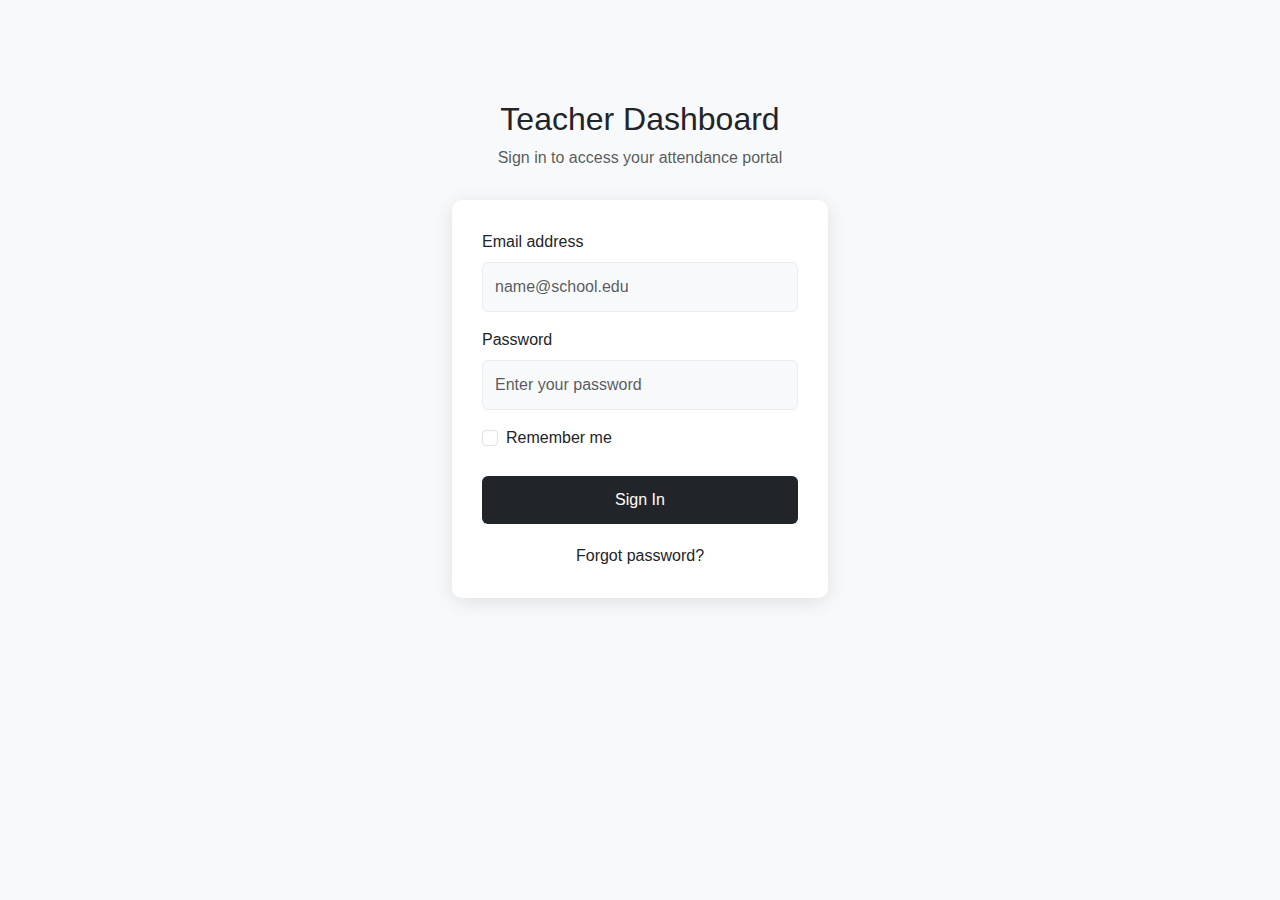
<file: admin_login.html>
<!DOCTYPE html>
<html lang="en">
<head>
    <meta charset="UTF-8">
    <meta name="viewport" content="width=device-width, initial-scale=1.0">
    <title>Teacher Dashboard - Login</title>
    <link href="https://cdnjs.cloudflare.com/ajax/libs/bootstrap/5.3.0/css/bootstrap.min.css" rel="stylesheet">
    <link rel="stylesheet" href="https://cdnjs.cloudflare.com/ajax/libs/font-awesome/6.4.0/css/all.min.css">
    <style>
        :root {
            --primary: #212529;
            --secondary: #f8f9fa;
            --accent: #6c757d;
        }

        body {
            background-color: var(--secondary);
            font-family: 'Inter', sans-serif;
        }

        .login-container {
            max-width: 400px;
            margin: 100px auto;
        }

        .login-header {
            text-align: center;
            margin-bottom: 30px;
        }

        .login-header img {
            width: 80px;
            margin-bottom: 20px;
        }

        .login-card {
            background-color: white;
            border-radius: 10px;
            box-shadow: 0 4px 20px rgba(0, 0, 0, 0.1);
            padding: 30px;
        }

        .login-form .form-control {
            background-color: #f8f9fa;
            border: 1px solid #e9ecef;
            padding: 12px;
            margin-bottom: 15px;
        }

        .login-btn {
            background-color: var(--primary);
            border: none;
            padding: 12px;
            width: 100%;
            font-weight: 500;
            margin-top: 10px;
        }

        .login-btn:hover {
            background-color: #000;
        }

        .forgot-password {
            text-align: center;
            margin-top: 20px;
            color: var(--accent);
        }

        .forgot-password a {
            color: var(--primary);
            text-decoration: none;
        }

        .forgot-password a:hover {
            text-decoration: underline;
        }
    </style>
</head>
<body>
<div class="container login-container">
    <div class="login-header">
        <h2>Teacher Dashboard</h2>
        <p class="text-muted">Sign in to access your attendance portal</p>
    </div>

    <div class="login-card">
        <form class="login-form" id="loginForm">
            <div class="mb-3">
                <label for="email" class="form-label">Email address</label>
                <input type="email" class="form-control" id="email" placeholder="name@school.edu" required>
            </div>

            <div class="mb-3">
                <label for="password" class="form-label">Password</label>
                <input type="password" class="form-control" id="password" placeholder="Enter your password" required>
            </div>

            <div class="form-check mb-3">
                <input class="form-check-input" type="checkbox" id="rememberMe">
                <label class="form-check-label" for="rememberMe">
                    Remember me
                </label>
            </div>

            <button type="submit" class="btn btn-primary login-btn">Sign In</button>
        </form>

        <div class="forgot-password">
            <a href="#" id="forgotPasswordLink">Forgot password?</a>
        </div>
    </div>
</div>

<!-- Reset Password Modal -->
<div class="modal fade" id="resetPasswordModal" tabindex="-1" aria-labelledby="resetPasswordModalLabel" aria-hidden="true">
    <div class="modal-dialog">
        <div class="modal-content">
            <div class="modal-header">
                <h5 class="modal-title" id="resetPasswordModalLabel">Reset Password</h5>
                <button type="button" class="btn-close" data-bs-dismiss="modal" aria-label="Close"></button>
            </div>
            <div class="modal-body">
                <form id="resetPasswordForm">
                    <div class="mb-3">
                        <label for="resetEmail" class="form-label">Email address</label>
                        <input type="email" class="form-control" id="resetEmail" placeholder="Enter your email" required>
                    </div>
                    <div class="d-grid">
                        <button type="submit" class="btn btn-primary">Send Reset Link</button>
                    </div>
                </form>
            </div>
        </div>
    </div>
</div>

<script src="https://cdnjs.cloudflare.com/ajax/libs/bootstrap/5.3.0/js/bootstrap.bundle.min.js"></script>
<script>
    document.addEventListener('DOMContentLoaded', function() {
        // Login form submission
        document.getElementById('loginForm').addEventListener('submit', function(e) {
            e.preventDefault();
            const email = document.getElementById('email').value;
            const password = document.getElementById('password').value;

            // In a real application, you would send this to your server
            console.log('Login attempt:', email);

            // For demo purposes, we'll just redirect to the dashboard
            window.location.href = 'dashboard.html';
        });

        // Forgot password link
        document.getElementById('forgotPasswordLink').addEventListener('click', function(e) {
            e.preventDefault();
            const resetModal = new bootstrap.Modal(document.getElementById('resetPasswordModal'));
            resetModal.show();
        });

        // Reset password form submission
        document.getElementById('resetPasswordForm').addEventListener('submit', function(e) {
            e.preventDefault();
            const email = document.getElementById('resetEmail').value;

            // In a real application, you would send this to your server
            console.log('Password reset requested for:', email);

            // For demo purposes, we'll just show an alert
            alert('Password reset link has been sent to your email.');

            // Close the modal
            const resetModal = bootstrap.Modal.getInstance(document.getElementById('resetPasswordModal'));
            resetModal.hide();
        });
    });
</script>
</body>
</html>
</file>
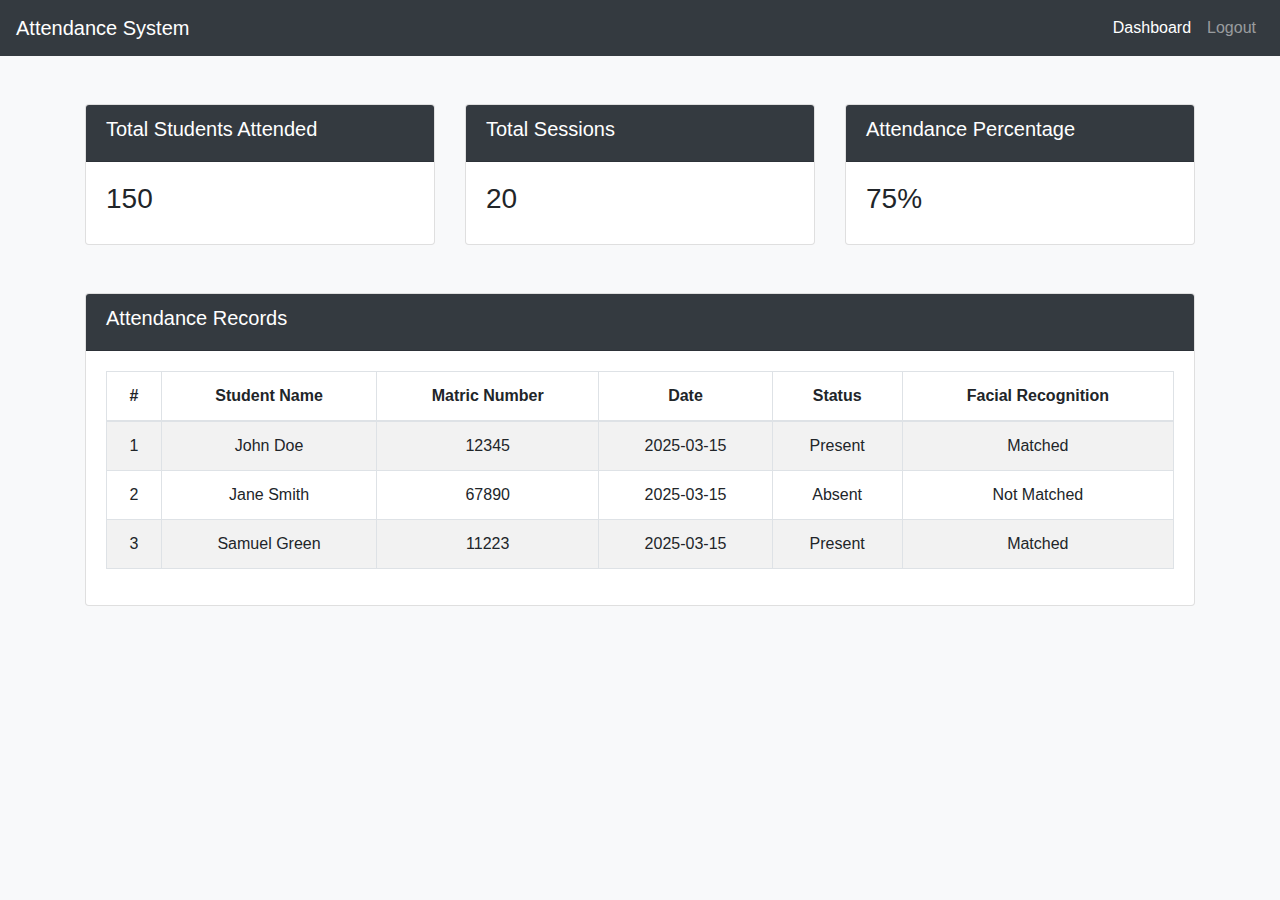
<file: attendance.html>
<!DOCTYPE html>
<html lang="en">
<head>
    <meta charset="UTF-8">
    <meta name="viewport" content="width=device-width, initial-scale=1.0">
    <title>Attendance Dashboard</title>
    <!-- Bootstrap CSS -->
    <link href="https://stackpath.bootstrapcdn.com/bootstrap/4.5.2/css/bootstrap.min.css" rel="stylesheet">
    <style>
        body {
            background-color: #f8f9fa;
        }
        .card-header {
            background-color: #343a40;
            color: #fff;
        }
        .table th, .table td {
            text-align: center;
        }
    </style>
</head>
<body>

    <!-- Navigation Bar -->
    <nav class="navbar navbar-expand-lg navbar-dark bg-dark">
        <a class="navbar-brand" href="#">Attendance System</a>
        <button class="navbar-toggler" type="button" data-toggle="collapse" data-target="#navbarNav" aria-controls="navbarNav" aria-expanded="false" aria-label="Toggle navigation">
            <span class="navbar-toggler-icon"></span>
        </button>
        <div class="collapse navbar-collapse" id="navbarNav">
            <ul class="navbar-nav ml-auto">
                <li class="nav-item active">
                    <a class="nav-link" href="admin_dashboard.html">Dashboard</a>
                </li>
                <li class="nav-item">
                    <a class="nav-link" href="admin_login.html">Logout</a>
                </li>
            </ul>
        </div>
    </nav>

    <!-- Attendance Statistics Section -->
    <div class="container mt-5">
        <div class="row">
            <!-- Total Students Attended -->
            <div class="col-md-4">
                <div class="card">
                    <div class="card-header">
                        <h5>Total Students Attended</h5>
                    </div>
                    <div class="card-body">
                        <h3 id="total-attended">150</h3>
                    </div>
                </div>
            </div>
            <!-- Total Sessions -->
            <div class="col-md-4">
                <div class="card">
                    <div class="card-header">
                        <h5>Total Sessions</h5>
                    </div>
                    <div class="card-body">
                        <h3 id="total-sessions">20</h3>
                    </div>
                </div>
            </div>
            <!-- Attendance Percentage -->
            <div class="col-md-4">
                <div class="card">
                    <div class="card-header">
                        <h5>Attendance Percentage</h5>
                    </div>
                    <div class="card-body">
                        <h3 id="attendance-percentage">75%</h3>
                    </div>
                </div>
            </div>
        </div>

        <!-- Attendance Records Table -->
        <div class="card mt-5">
            <div class="card-header">
                <h5>Attendance Records</h5>
            </div>
            <div class="card-body">
                <table class="table table-bordered table-striped">
                    <thead>
                        <tr>
                            <th>#</th>
                            <th>Student Name</th>
                            <th>Matric Number</th>
                            <th>Date</th>
                            <th>Status</th>
                            <th>Facial Recognition</th>
                        </tr>
                    </thead>
                    <tbody id="attendance-records">
                        <!-- Attendance data will be dynamically inserted here -->
                    </tbody>
                </table>
            </div>
        </div>
    </div>

    <!-- Bootstrap JS and dependencies -->
    <script src="https://code.jquery.com/jquery-3.5.1.slim.min.js"></script>
    <script src="https://cdn.jsdelivr.net/npm/@popperjs/core@2.5.2/dist/umd/popper.min.js"></script>
    <script src="https://stackpath.bootstrapcdn.com/bootstrap/4.5.2/js/bootstrap.min.js"></script>
    <script>
        // Sample Data (Replace with dynamic data from the backend or database)
        const records = [
            {name: 'John Doe', matric: '12345', date: '2025-03-15', status: 'Present', facialRecognition: 'Matched'},
            {name: 'Jane Smith', matric: '67890', date: '2025-03-15', status: 'Absent', facialRecognition: 'Not Matched'},
            {name: 'Samuel Green', matric: '11223', date: '2025-03-15', status: 'Present', facialRecognition: 'Matched'},
            // Add more records as needed
        ];

        // Insert records into the table
        const recordsTable = document.getElementById('attendance-records');
        records.forEach((record, index) => {
            const row = document.createElement('tr');
            row.innerHTML = `
                <td>${index + 1}</td>
                <td>${record.name}</td>
                <td>${record.matric}</td>
                <td>${record.date}</td>
                <td>${record.status}</td>
                <td>${record.facialRecognition}</td>
            `;
            recordsTable.appendChild(row);
        });
    </script>
</body>
</html>
</file>
